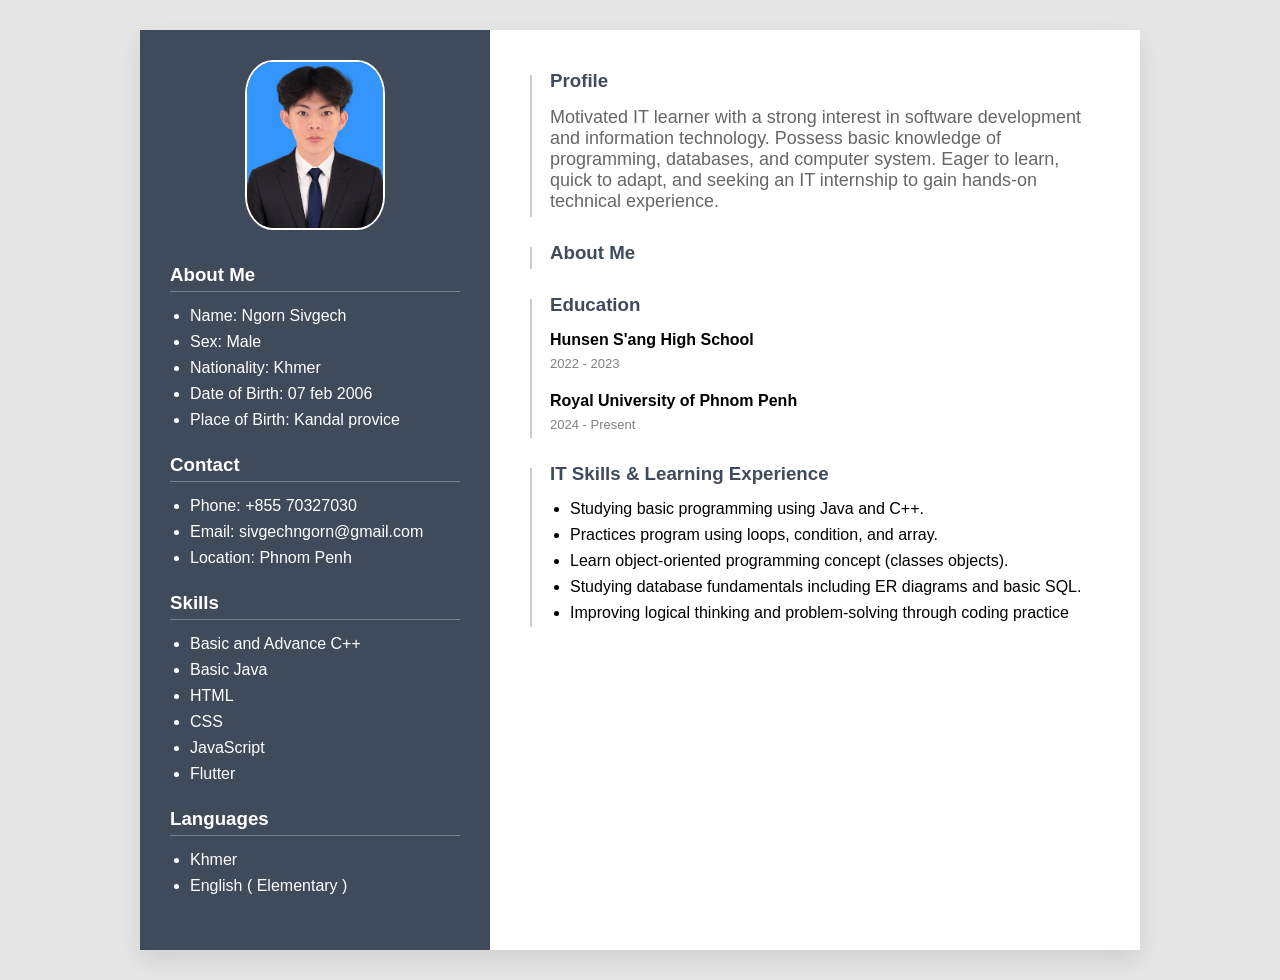
<file: index.html>
<!DOCTYPE html>
<html lang="en">
<head>
<meta charset="UTF-8">
<meta name="viewport" content="width=device-width, initial-scale=1.0">
<title>Your Name - CV</title>
<link rel="stylesheet" href="CV.css">
</head>
<body>

<div class="container">

    <!-- LEFT SIDE -->
    <div class="left">

        <div class="profile">
            <img src="4x6.JPG" alt="Profile Photo">
        </div>

        <section>
            <h3>About Me</h3>
            <ul>
                <li>Name: Ngorn Sivgech</li>
                <li>Sex: Male</li>
                <li>Nationality: Khmer</li>
                <li>Date of Birth: 07 feb 2006</li>
                <li>Place of Birth: Kandal provice</li>
            </ul>
        </section>

        <section>
            <h3>Contact</h3>
            <ul>
                <li>Phone: +855 70327030</li>
                <li>Email: sivgechngorn@gmail.com</li>
                <li>Location: Phnom Penh</li>
            </ul>
        </section>

        <section>
            <h3>Skills</h3>
            <ul>
                <li>Basic and Advance C++</li>
                <li>Basic Java</li>
                <li>HTML</li>
                <li>CSS</li>
                <li>JavaScript</li>
                <li>Flutter</li>
            </ul>
        </section>

        <section>
            <h3>Languages</h3>
            <ul>
                <li>Khmer</li>
                <li>English ( Elementary )</li>
            </ul>
        </section>

    </div>

    <!-- RIGHT SIDE -->
    <div class="right">
        <section class="timeline">
            <header>
                <h3>Profile</h3>
                <h2>
                    Motivated IT learner with a strong interest in 
                    software development and information technology.
                    Possess basic knowledge of programming,
                    databases, and computer system. Eager to learn,
                    quick to adapt, and seeking an IT internship to gain
                    hands-on technical experience.
                </h2>
            </header>
        </section>

        <section class="timeline">
            <h3>About Me</h3>
            <p>
                <!-- Write your professional summary here -->
            </p>
        </section>

        <section class="timeline">
            <h3>Education</h3>

            <div class="item">
                <h4>Hunsen S'ang High School</h4>
                <span>2022 - 2023</span>
                <p></p>
            </div>

            <div class="item">
                <h4>Royal University of Phnom Penh</h4>
                <span>2024 - Present</span>
                <p></p>
            </div>

        </section>

        <section class="timeline">
            <h3>IT Skills & Learning Experience</h3>
            <ul>
                <li>Studying basic programming using Java and C++.</li>
                <li>Practices program using loops, condition, and array.</li>
                <li>Learn object-oriented programming concept (classes objects).</li>
                <li>Studying database fundamentals including ER diagrams and basic SQL.</li>
                <li>Improving logical thinking and problem-solving through coding practice</li>
            </ul>
        </section>

    </div>

</div>

</body>
</html>
</file>
<file: CV.css>
* {
    margin: 0;
    padding: 0;
    box-sizing: border-box;
    font-family: 'Segoe UI', sans-serif;
}

body {
    background: #e6e6e6;
}

.container {
    display: flex;
    max-width: 1000px;
    margin: 30px auto;
    background: white;
    box-shadow: 0 10px 25px rgba(0,0,0,0.1);
}

/* LEFT SIDE */
.left {
    width: 35%;
    background: #3f4a5a;
    color: white;
    padding: 30px;
}

.profile {
    text-align: center;
    margin-bottom: 30px;
}

.profile img {
    width: 140px;
    height: 170px;
    border-radius: 20%;
    border: 2px solid #ffffff;
    object-fit: cover;
}

.left h3 {
    margin-bottom: 15px;
    border-bottom: 1px solid rgba(255,255,255,0.3);
    padding-bottom: 5px;
}

.left ul {
    margin-bottom: 25px;
}

.left ul li {
    margin-bottom: 8px;
    font-size: 16px;
    margin-left: 20px;
}

.left p {
    margin-bottom: 10px;
    font-size: 16px;
}

/* RIGHT SIDE */
.right {
    width: 65%;
    padding: 40px;
}

header {
    margin-bottom: 30px;
}

header h1 {
    font-size: 32px;
    letter-spacing: 2px;
    color: #2c2c2c;
    
}

header h2 {
    font-weight: 400;
    color: #666;
    margin-top: 5px;
    font-size: 18px;
}

.timeline {
    margin-bottom: 30px;
    position: relative;
    padding-left: 20px;
}

.timeline h3 {
    margin-bottom: 15px;
    color: #3f4a5a;
}

.timeline::before {
    content: "";
    position: absolute;
    left: 0;
    top: 5px;
    width: 2px;
    height: 100%;
    background: #ccc;
}

.item {
    margin-bottom: 20px;
}

.item h4 {
    margin-bottom: 5px;
}

.item span {
    font-size: 13px;
    color: gray;
}

.timeline ul {
    margin-left: 20px;
}

.timeline ul li {
    margin-bottom: 8px;

}
</file>
